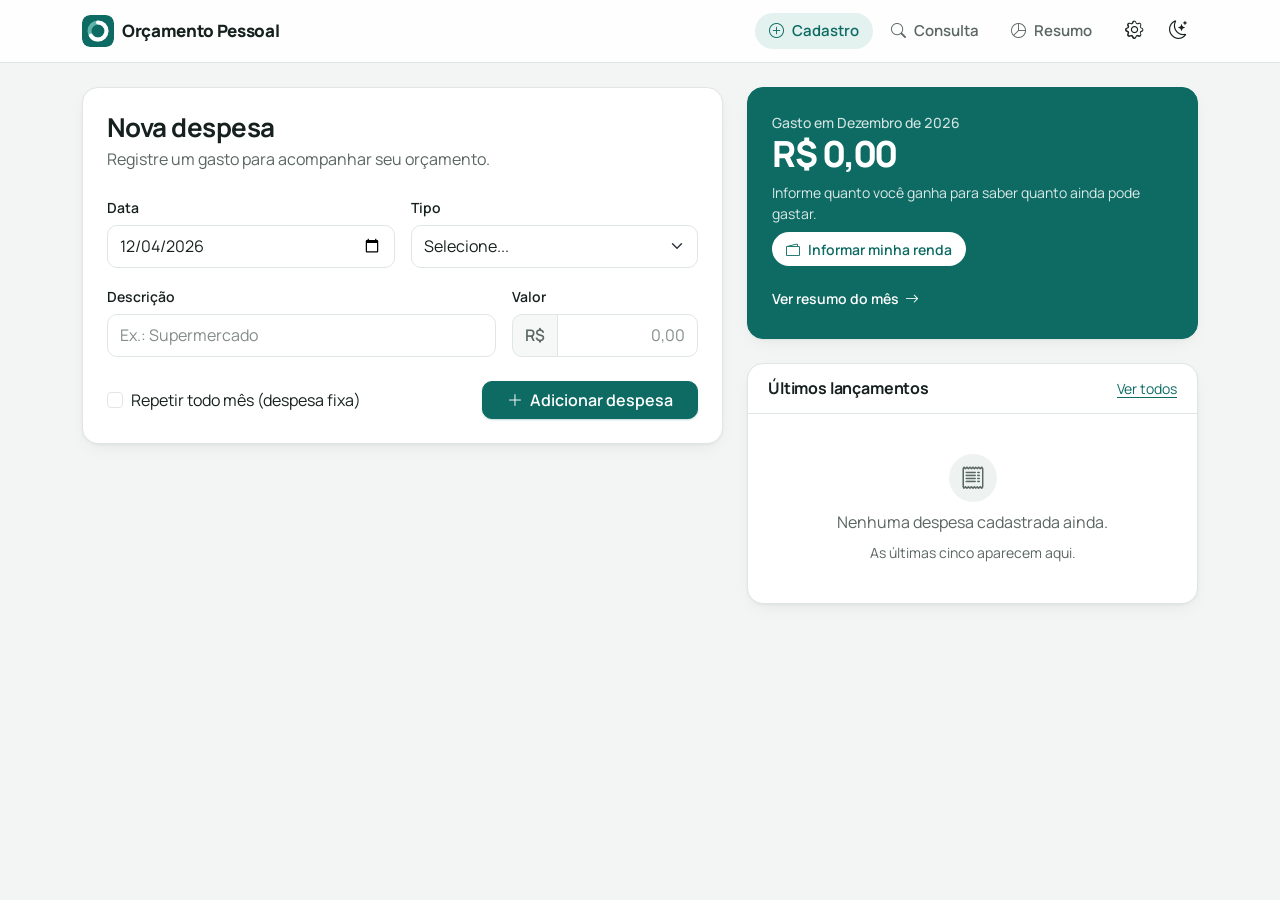
<file: index.html>
<!DOCTYPE html>
<html lang="pt-BR">

<head>
    <meta charset="utf-8">
    <meta name="viewport" content="width=device-width, initial-scale=1">
    <title>Orçamento Pessoal · Cadastro</title>

    <link rel="icon" type="image/svg+xml" href="logo.svg">
    <meta name="color-scheme" content="light dark">
    <script>
        (function () {
            var mq = matchMedia('(prefers-color-scheme: dark)');
            function salvo() { try { return localStorage.getItem('orcamento.tema'); } catch (e) { return null; } }
            function aplicar() {
                var tema = salvo() || (mq.matches ? 'dark' : 'light');
                document.documentElement.setAttribute('data-bs-theme', tema);
            }
            aplicar();
            mq.addEventListener('change', aplicar);
        })();
    </script>

    <link rel="preconnect" href="https://fonts.googleapis.com">
    <link rel="preconnect" href="https://fonts.gstatic.com" crossorigin>
    <link rel="stylesheet" href="https://fonts.googleapis.com/css2?family=Manrope:wght@400;500;600;700;800&display=swap">
    <link rel="stylesheet" href="https://cdn.jsdelivr.net/npm/bootstrap@5.3.3/dist/css/bootstrap.min.css">
    <link rel="stylesheet" href="https://cdn.jsdelivr.net/npm/bootstrap-icons@1.11.3/font/bootstrap-icons.min.css">
    <link rel="stylesheet" href="style.css">
</head>

<body data-pagina="cadastro">

    <nav class="navbar navbar-expand-md app-nav sticky-top mb-4">
        <div class="container">
            <a class="navbar-brand d-flex align-items-center gap-2" href="index.html">
                <img src="logo.svg" width="32" height="32" alt="">
                Orçamento Pessoal
            </a>
            <button type="button" class="btn-tema order-md-last ms-auto me-1 ms-md-2 me-md-0" id="btnConfig" data-abrir-config
                aria-label="Configurações" title="Configurações">
                <i class="bi bi-gear" aria-hidden="true"></i>
            </button>
            <button type="button" class="btn-tema order-md-last me-1 ms-md-1 me-md-0" id="btnTema"
                aria-label="Mudar para o tema escuro" title="Mudar para o tema escuro">
                <i class="bi bi-moon-stars" aria-hidden="true"></i>
            </button>
            <button class="navbar-toggler" type="button" data-bs-toggle="collapse" data-bs-target="#menu"
                aria-controls="menu" aria-expanded="false" aria-label="Abrir menu">
                <span class="hamburguer" aria-hidden="true"><span></span><span></span><span></span></span>
            </button>
            <div class="collapse navbar-collapse" id="menu">
                <ul class="navbar-nav ms-auto">
                    <li class="nav-item"><a class="nav-link active" aria-current="page" href="index.html"><i class="bi bi-plus-circle"></i> Cadastro</a></li>
                    <li class="nav-item"><a class="nav-link" href="consulta.html"><i class="bi bi-search"></i> Consulta</a></li>
                    <li class="nav-item"><a class="nav-link" href="resumo.html"><i class="bi bi-pie-chart"></i> Resumo</a></li>
                </ul>
            </div>
        </div>
    </nav>

    <main class="container pb-5">
        <div class="row g-4">
            <section class="col-lg-7">
                <div class="card">
                    <div class="card-body p-4">
                        <h1 class="pagina-titulo">Nova despesa</h1>
                        <p class="pagina-sub mb-4">Registre um gasto para acompanhar seu orçamento.</p>

                        <form id="formCadastro" novalidate>
                            <div class="row g-3">
                                <div class="col-sm-6">
                                    <label for="data" class="form-label">Data</label>
                                    <input type="date" class="form-control" id="data" required>
                                    <div class="invalid-feedback" id="dataErro"></div>
                                </div>
                                <div class="col-sm-6">
                                    <label for="tipo" class="form-label">Tipo</label>
                                    <select class="form-select" id="tipo" required></select>
                                    <div class="invalid-feedback" id="tipoErro"></div>
                                </div>
                                <div class="col-sm-8">
                                    <label for="descricao" class="form-label">Descrição</label>
                                    <input type="text" class="form-control" id="descricao" maxlength="100"
                                        placeholder="Ex.: Supermercado" autocomplete="off" required>
                                    <div class="invalid-feedback" id="descricaoErro"></div>
                                </div>
                                <div class="col-sm-4">
                                    <label for="valor" class="form-label">Valor</label>
                                    <div class="input-group has-validation">
                                        <span class="input-group-text simbolo-moeda"></span>
                                        <input type="text" inputmode="decimal" class="form-control text-end" id="valor"
                                            data-placeholder-valor autocomplete="off" required>
                                        <div class="invalid-feedback" id="valorErro"></div>
                                    </div>
                                </div>
                            </div>

                            <div class="d-flex justify-content-between flex-wrap gap-3 align-items-center mt-4">
                                <div class="form-check mb-0">
                                    <input class="form-check-input" type="checkbox" id="fixa">
                                    <label class="form-check-label" for="fixa">Repetir todo mês (despesa fixa)</label>
                                </div>
                                <button type="submit" class="btn btn-primary px-4">
                                    <i class="bi bi-plus-lg"></i> Adicionar despesa
                                </button>
                            </div>
                        </form>
                    </div>
                </div>
            </section>

            <aside class="col-lg-5">
                <div class="card card-destaque mb-4">
                    <div class="card-body p-4">
                        <div class="rotulo">Gasto em <span id="nomeMesAtual"></span></div>
                        <div class="valor-destaque mb-2" id="totalMesAtual"></div>
                        <div id="disponivelMesAtual" class="mb-3"></div>
                        <a href="resumo.html">Ver resumo do mês <i class="bi bi-arrow-right"></i></a>
                    </div>
                </div>

                <div class="card">
                    <div class="card-header d-flex justify-content-between align-items-center">
                        <h2 class="card-titulo">Últimos lançamentos</h2>
                        <a href="consulta.html" class="small">Ver todos</a>
                    </div>
                    <ul class="list-group list-group-flush" id="ultimasDespesas"></ul>
                </div>
            </aside>
        </div>
    </main>

    <script src="https://cdn.jsdelivr.net/npm/bootstrap@5.3.3/dist/js/bootstrap.bundle.min.js"></script>
    <script src="app.js"></script>
</body>

</html>
</file>
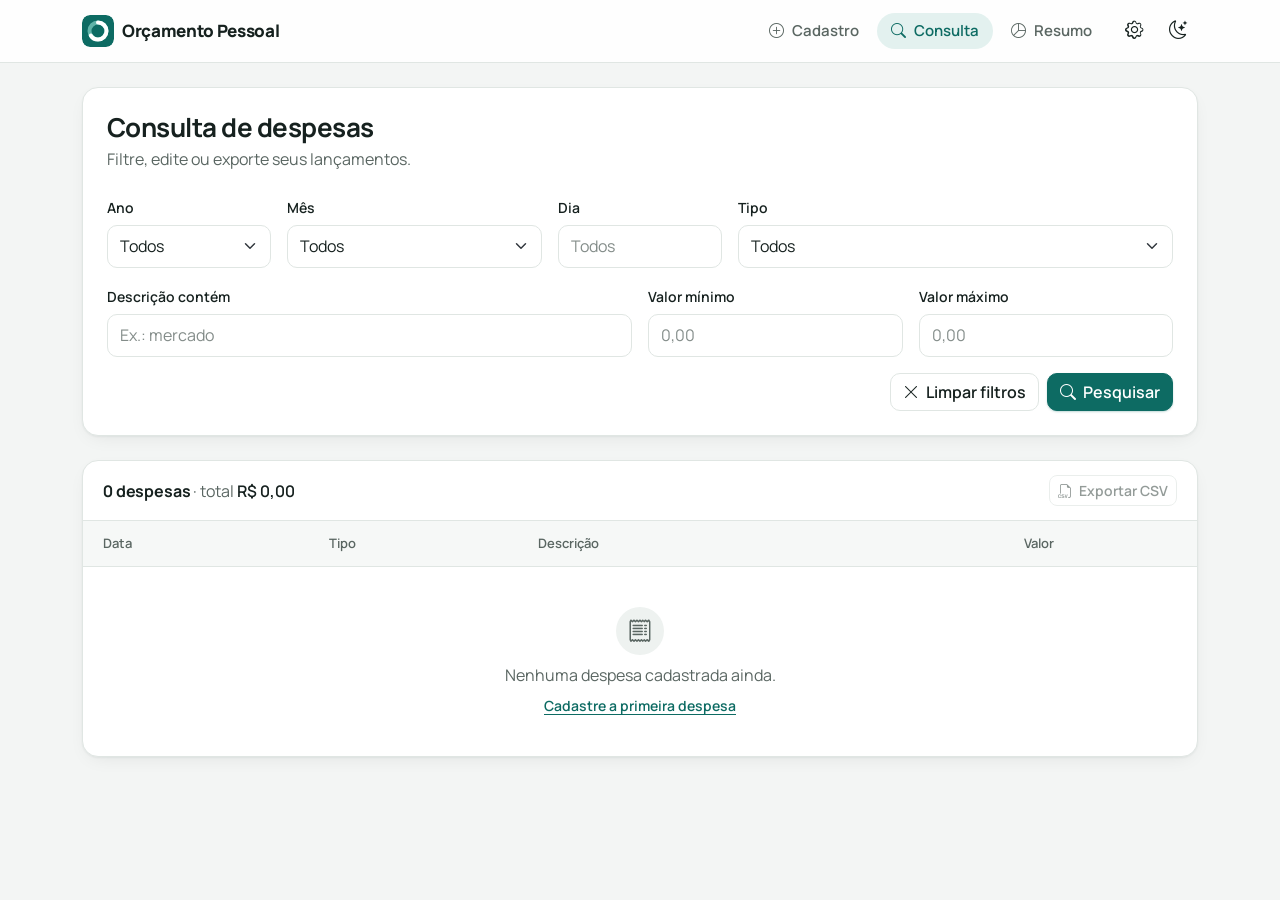
<file: consulta.html>
<!DOCTYPE html>
<html lang="pt-BR">

<head>
    <meta charset="utf-8">
    <meta name="viewport" content="width=device-width, initial-scale=1">
    <title>Orçamento Pessoal · Consulta</title>

    <link rel="icon" type="image/svg+xml" href="logo.svg">
    <meta name="color-scheme" content="light dark">
    <script>
        (function () {
            var mq = matchMedia('(prefers-color-scheme: dark)');
            function salvo() { try { return localStorage.getItem('orcamento.tema'); } catch (e) { return null; } }
            function aplicar() {
                var tema = salvo() || (mq.matches ? 'dark' : 'light');
                document.documentElement.setAttribute('data-bs-theme', tema);
            }
            aplicar();
            mq.addEventListener('change', aplicar);
        })();
    </script>

    <link rel="preconnect" href="https://fonts.googleapis.com">
    <link rel="preconnect" href="https://fonts.gstatic.com" crossorigin>
    <link rel="stylesheet" href="https://fonts.googleapis.com/css2?family=Manrope:wght@400;500;600;700;800&display=swap">
    <link rel="stylesheet" href="https://cdn.jsdelivr.net/npm/bootstrap@5.3.3/dist/css/bootstrap.min.css">
    <link rel="stylesheet" href="https://cdn.jsdelivr.net/npm/bootstrap-icons@1.11.3/font/bootstrap-icons.min.css">
    <link rel="stylesheet" href="style.css">
</head>

<body data-pagina="consulta">

    <nav class="navbar navbar-expand-md app-nav sticky-top mb-4">
        <div class="container">
            <a class="navbar-brand d-flex align-items-center gap-2" href="index.html">
                <img src="logo.svg" width="32" height="32" alt="">
                Orçamento Pessoal
            </a>
            <button type="button" class="btn-tema order-md-last ms-auto me-1 ms-md-2 me-md-0" id="btnConfig" data-abrir-config
                aria-label="Configurações" title="Configurações">
                <i class="bi bi-gear" aria-hidden="true"></i>
            </button>
            <button type="button" class="btn-tema order-md-last me-1 ms-md-1 me-md-0" id="btnTema"
                aria-label="Mudar para o tema escuro" title="Mudar para o tema escuro">
                <i class="bi bi-moon-stars" aria-hidden="true"></i>
            </button>
            <button class="navbar-toggler" type="button" data-bs-toggle="collapse" data-bs-target="#menu"
                aria-controls="menu" aria-expanded="false" aria-label="Abrir menu">
                <span class="hamburguer" aria-hidden="true"><span></span><span></span><span></span></span>
            </button>
            <div class="collapse navbar-collapse" id="menu">
                <ul class="navbar-nav ms-auto">
                    <li class="nav-item"><a class="nav-link" href="index.html"><i class="bi bi-plus-circle"></i> Cadastro</a></li>
                    <li class="nav-item"><a class="nav-link active" aria-current="page" href="consulta.html"><i class="bi bi-search"></i> Consulta</a></li>
                    <li class="nav-item"><a class="nav-link" href="resumo.html"><i class="bi bi-pie-chart"></i> Resumo</a></li>
                </ul>
            </div>
        </div>
    </nav>

    <main class="container pb-5">
        <div class="card mb-4">
            <div class="card-body p-4">
                <h1 class="pagina-titulo">Consulta de despesas</h1>
                <p class="pagina-sub mb-4">Filtre, edite ou exporte seus lançamentos.</p>

                <form id="formFiltros">
                    <div class="row g-3">
                        <div class="col-6 col-md-2">
                            <label for="ano" class="form-label">Ano</label>
                            <select class="form-select" id="ano"></select>
                        </div>
                        <div class="col-6 col-md-3">
                            <label for="mes" class="form-label">Mês</label>
                            <select class="form-select" id="mes"></select>
                        </div>
                        <div class="col-4 col-md-2">
                            <label for="dia" class="form-label">Dia</label>
                            <input type="number" class="form-control" id="dia" min="1" max="31" placeholder="Todos">
                        </div>
                        <div class="col-8 col-md-5">
                            <label for="tipo" class="form-label">Tipo</label>
                            <select class="form-select" id="tipo"></select>
                        </div>
                        <div class="col-md-6">
                            <label for="descricao" class="form-label">Descrição contém</label>
                            <input type="search" class="form-control" id="descricao" placeholder="Ex.: mercado">
                        </div>
                        <div class="col-6 col-md-3">
                            <label for="valorMin" class="form-label">Valor mínimo</label>
                            <input type="text" inputmode="decimal" class="form-control" id="valorMin" data-placeholder-valor>
                        </div>
                        <div class="col-6 col-md-3">
                            <label for="valorMax" class="form-label">Valor máximo</label>
                            <input type="text" inputmode="decimal" class="form-control" id="valorMax" data-placeholder-valor>
                        </div>
                    </div>
                    <div class="d-flex flex-wrap gap-2 justify-content-end mt-3">
                        <button type="button" class="btn btn-outline-secondary" id="btnLimpar">
                            <i class="bi bi-x-lg"></i> Limpar filtros
                        </button>
                        <button type="submit" class="btn btn-primary">
                            <i class="bi bi-search"></i> Pesquisar
                        </button>
                    </div>
                </form>
            </div>
        </div>

        <div class="card">
            <div class="card-header d-flex flex-wrap gap-2 justify-content-between align-items-center">
                <div>
                    <span class="card-titulo" id="qtdFiltrada">0 despesas</span>
                    <span class="text-body-secondary">· total</span>
                    <span class="fw-semibold" id="totalFiltrado"></span>
                </div>
                <button type="button" class="btn btn-sm btn-suave" id="btnExportar">
                    <i class="bi bi-filetype-csv"></i> Exportar CSV
                </button>
            </div>
            <div class="table-responsive">
                <table class="table table-hover align-middle mb-0">
                    <thead>
                        <tr>
                            <th scope="col">Data</th>
                            <th scope="col">Tipo</th>
                            <th scope="col">Descrição</th>
                            <th scope="col" class="text-end">Valor</th>
                            <th scope="col" class="text-end"><span class="visually-hidden">Ações</span></th>
                        </tr>
                    </thead>
                    <tbody id="listaDespesas"></tbody>
                </table>
            </div>
            <div class="estado-vazio d-none" id="semResultados"></div>
        </div>
    </main>

    <!-- Modal de edição -->
    <div class="modal fade" id="modalEdicao" tabindex="-1" aria-labelledby="tituloEdicao" aria-hidden="true">
        <div class="modal-dialog modal-dialog-centered">
            <form class="modal-content" id="formEdicao" novalidate>
                <div class="modal-header">
                    <h2 class="modal-title fs-5" id="tituloEdicao">Editar despesa</h2>
                    <button type="button" class="btn-close" data-bs-dismiss="modal" aria-label="Fechar"></button>
                </div>
                <div class="modal-body">
                    <div class="row g-3">
                        <div class="col-sm-6">
                            <label for="editData" class="form-label">Data</label>
                            <input type="date" class="form-control" id="editData">
                            <div class="invalid-feedback" id="editDataErro"></div>
                        </div>
                        <div class="col-sm-6">
                            <label for="editTipo" class="form-label">Tipo</label>
                            <select class="form-select" id="editTipo"></select>
                            <div class="invalid-feedback" id="editTipoErro"></div>
                        </div>
                        <div class="col-12">
                            <label for="editDescricao" class="form-label">Descrição</label>
                            <input type="text" class="form-control" id="editDescricao" maxlength="100">
                            <div class="invalid-feedback" id="editDescricaoErro"></div>
                        </div>
                        <div class="col-sm-6">
                            <label for="editValor" class="form-label">Valor</label>
                            <div class="input-group has-validation">
                                <span class="input-group-text simbolo-moeda"></span>
                                <input type="text" inputmode="decimal" class="form-control text-end" id="editValor">
                                <div class="invalid-feedback" id="editValorErro"></div>
                            </div>
                        </div>
                    </div>
                </div>
                <div class="modal-footer">
                    <button type="button" class="btn btn-outline-secondary" data-bs-dismiss="modal">Cancelar</button>
                    <button type="submit" class="btn btn-primary">Salvar alterações</button>
                </div>
            </form>
        </div>
    </div>

    <!-- Modal de confirmação de exclusão -->
    <div class="modal fade" id="modalExclusao" tabindex="-1" aria-labelledby="tituloExclusao" aria-hidden="true">
        <div class="modal-dialog modal-dialog-centered">
            <div class="modal-content">
                <div class="modal-header">
                    <h2 class="modal-title fs-5" id="tituloExclusao">Excluir despesa</h2>
                    <button type="button" class="btn-close" data-bs-dismiss="modal" aria-label="Fechar"></button>
                </div>
                <div class="modal-body" id="textoExclusao"></div>
                <div class="modal-footer">
                    <button type="button" class="btn btn-outline-secondary" data-bs-dismiss="modal">Cancelar</button>
                    <button type="button" class="btn btn-danger" id="btnConfirmarExclusao">Excluir</button>
                </div>
            </div>
        </div>
    </div>

    <script src="https://cdn.jsdelivr.net/npm/bootstrap@5.3.3/dist/js/bootstrap.bundle.min.js"></script>
    <script src="app.js"></script>
</body>

</html>
</file>
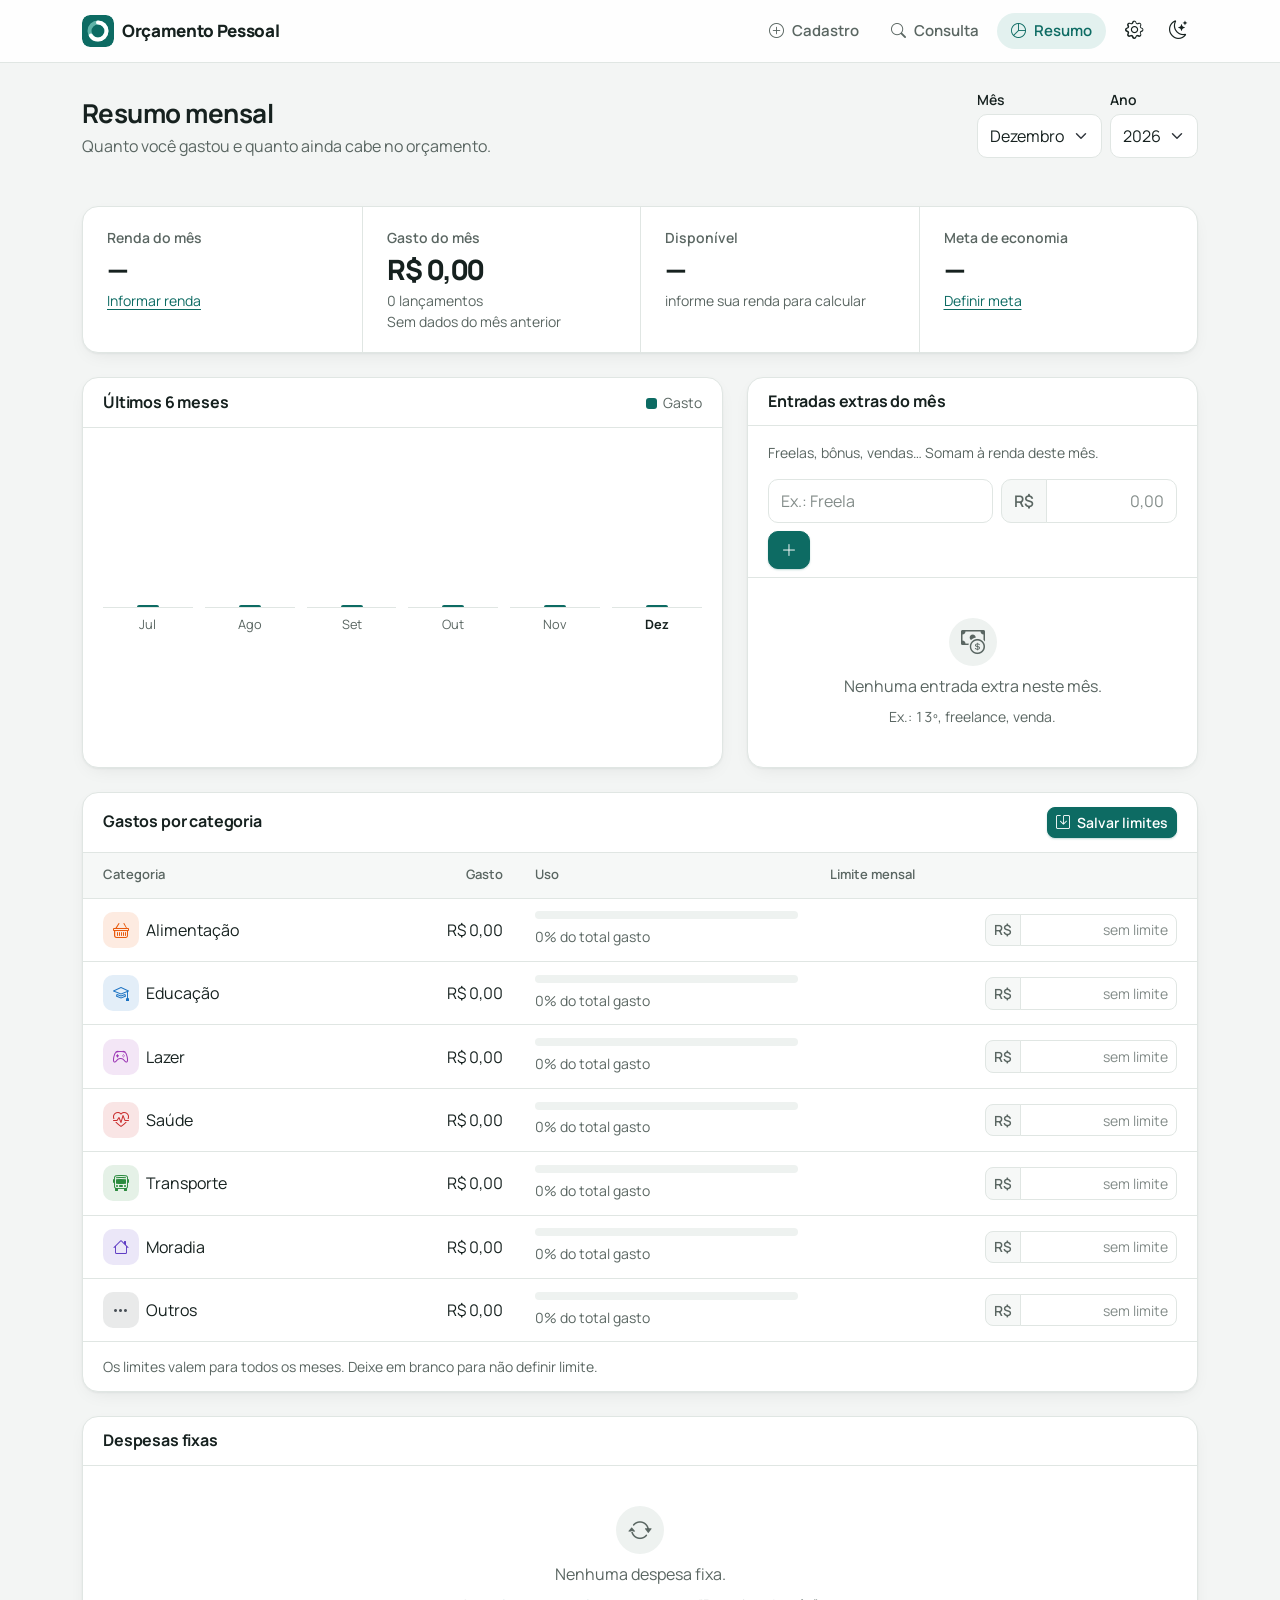
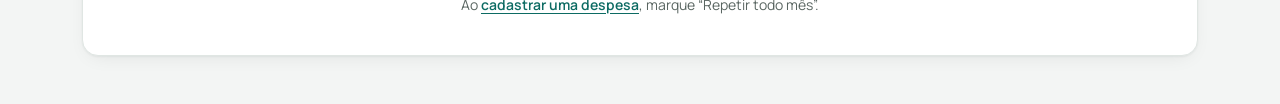
<file: resumo.html>
<!DOCTYPE html>
<html lang="pt-BR">

<head>
    <meta charset="utf-8">
    <meta name="viewport" content="width=device-width, initial-scale=1">
    <title>Orçamento Pessoal · Resumo</title>

    <link rel="icon" type="image/svg+xml" href="logo.svg">
    <meta name="color-scheme" content="light dark">
    <script>
        (function () {
            var mq = matchMedia('(prefers-color-scheme: dark)');
            function salvo() { try { return localStorage.getItem('orcamento.tema'); } catch (e) { return null; } }
            function aplicar() {
                var tema = salvo() || (mq.matches ? 'dark' : 'light');
                document.documentElement.setAttribute('data-bs-theme', tema);
            }
            aplicar();
            mq.addEventListener('change', aplicar);
        })();
    </script>

    <link rel="preconnect" href="https://fonts.googleapis.com">
    <link rel="preconnect" href="https://fonts.gstatic.com" crossorigin>
    <link rel="stylesheet" href="https://fonts.googleapis.com/css2?family=Manrope:wght@400;500;600;700;800&display=swap">
    <link rel="stylesheet" href="https://cdn.jsdelivr.net/npm/bootstrap@5.3.3/dist/css/bootstrap.min.css">
    <link rel="stylesheet" href="https://cdn.jsdelivr.net/npm/bootstrap-icons@1.11.3/font/bootstrap-icons.min.css">
    <link rel="stylesheet" href="style.css">
</head>

<body data-pagina="resumo">

    <nav class="navbar navbar-expand-md app-nav sticky-top mb-4">
        <div class="container">
            <a class="navbar-brand d-flex align-items-center gap-2" href="index.html">
                <img src="logo.svg" width="32" height="32" alt="">
                Orçamento Pessoal
            </a>
            <button type="button" class="btn-tema order-md-last ms-auto me-1 ms-md-2 me-md-0" id="btnConfig" data-abrir-config
                aria-label="Configurações" title="Configurações">
                <i class="bi bi-gear" aria-hidden="true"></i>
            </button>
            <button type="button" class="btn-tema order-md-last me-1 ms-md-1 me-md-0" id="btnTema"
                aria-label="Mudar para o tema escuro" title="Mudar para o tema escuro">
                <i class="bi bi-moon-stars" aria-hidden="true"></i>
            </button>
            <button class="navbar-toggler" type="button" data-bs-toggle="collapse" data-bs-target="#menu"
                aria-controls="menu" aria-expanded="false" aria-label="Abrir menu">
                <span class="hamburguer" aria-hidden="true"><span></span><span></span><span></span></span>
            </button>
            <div class="collapse navbar-collapse" id="menu">
                <ul class="navbar-nav ms-auto">
                    <li class="nav-item"><a class="nav-link" href="index.html"><i class="bi bi-plus-circle"></i> Cadastro</a></li>
                    <li class="nav-item"><a class="nav-link" href="consulta.html"><i class="bi bi-search"></i> Consulta</a></li>
                    <li class="nav-item"><a class="nav-link active" aria-current="page" href="resumo.html"><i class="bi bi-pie-chart"></i> Resumo</a></li>
                </ul>
            </div>
        </div>
    </nav>

    <main class="container pb-5">
        <div class="d-flex flex-wrap gap-3 justify-content-between align-items-end mb-4">
            <div>
                <h1 class="pagina-titulo">Resumo mensal</h1>
                <p class="pagina-sub">Quanto você gastou e quanto ainda cabe no orçamento.</p>
            </div>
            <div class="d-flex gap-2">
                <div>
                    <label for="resumoMes" class="form-label small mb-1">Mês</label>
                    <select class="form-select" id="resumoMes"></select>
                </div>
                <div>
                    <label for="resumoAno" class="form-label small mb-1">Ano</label>
                    <select class="form-select" id="resumoAno"></select>
                </div>
            </div>
        </div>

        <div id="alertas" class="d-grid gap-2 mb-4" aria-live="polite"></div>

        <div class="card mb-4">
            <div class="row g-0">
                <div class="col-6 col-lg-3 indicador">
                    <div class="rotulo">Renda do mês</div>
                    <div class="numero" id="cardRenda">—</div>
                    <div class="small text-body-secondary" id="cardRendaInfo"></div>
                </div>
                <div class="col-6 col-lg-3 indicador">
                    <div class="rotulo">Gasto do mês</div>
                    <div class="numero" id="cardGasto"></div>
                    <div class="small text-body-secondary" id="cardQtd"></div>
                    <div id="cardComparacao"></div>
                </div>
                <div class="col-6 col-lg-3 indicador">
                    <div class="rotulo">Disponível</div>
                    <div class="numero" id="cardDisponivel">—</div>
                    <div class="small text-body-secondary" id="cardDisponivelInfo"></div>
                </div>
                <div class="col-6 col-lg-3 indicador">
                    <div class="rotulo">Meta de economia</div>
                    <div class="numero" id="cardMeta">—</div>
                    <div class="small text-body-secondary" id="cardMetaInfo"></div>
                </div>
            </div>
            <div id="blocoRenda" class="bloco-renda d-none"></div>
        </div>

        <div class="row g-4 mb-4">
            <div class="col-lg-7">
                <div class="card h-100">
                    <div class="card-header d-flex flex-wrap gap-2 justify-content-between align-items-center">
                        <h2 class="card-titulo">Últimos 6 meses</h2>
                        <div class="grafico-legenda small">
                            <span><i class="ponto gasto"></i> Gasto</span>
                            <span id="graficoLegendaRenda" class="d-none"><i class="ponto renda"></i> Renda</span>
                        </div>
                    </div>
                    <div class="card-body">
                        <div class="grafico" id="grafico" aria-hidden="true"></div>
                        <p class="visually-hidden" id="graficoDescricao"></p>
                    </div>
                </div>
            </div>
            <div class="col-lg-5">
                <div class="card h-100">
                    <div class="card-header">
                        <h2 class="card-titulo">Entradas extras do mês</h2>
                    </div>
                    <div class="card-body pb-2">
                        <p class="small text-body-secondary mb-3">Freelas, bônus, vendas… Somam à renda deste mês.</p>
                        <form id="formReceita" class="d-flex flex-wrap gap-2" novalidate>
                            <label for="receitaDescricao" class="visually-hidden">Descrição da entrada</label>
                            <input type="text" class="form-control flex-grow-1 w-auto" id="receitaDescricao" maxlength="60"
                                placeholder="Ex.: Freela" autocomplete="off" required>
                            <div class="input-group w-auto flex-grow-1" style="max-width: 11rem">
                                <span class="input-group-text simbolo-moeda"></span>
                                <label for="receitaValor" class="visually-hidden">Valor da entrada</label>
                                <input type="text" inputmode="decimal" class="form-control text-end" id="receitaValor"
                                    data-placeholder-valor autocomplete="off" required>
                            </div>
                            <button type="submit" class="btn btn-primary" aria-label="Adicionar entrada">
                                <i class="bi bi-plus-lg"></i>
                            </button>
                        </form>
                    </div>
                    <ul class="list-group list-group-flush" id="listaReceitas"></ul>
                </div>
            </div>
        </div>

        <div class="card">
            <div class="card-header d-flex flex-wrap gap-2 justify-content-between align-items-center">
                <h2 class="card-titulo">Gastos por categoria</h2>
                <button type="button" class="btn btn-sm btn-primary" id="btnSalvarLimites">
                    <i class="bi bi-save"></i> Salvar limites
                </button>
            </div>
            <div class="table-responsive">
                <table class="table align-middle mb-0">
                    <thead>
                        <tr>
                            <th scope="col">Categoria</th>
                            <th scope="col" class="text-end">Gasto</th>
                            <th scope="col">Uso</th>
                            <th scope="col">Limite mensal</th>
                        </tr>
                    </thead>
                    <tbody id="tabelaCategorias"></tbody>
                </table>
            </div>
            <div class="card-footer small text-body-secondary" id="resumoLimites">
                Os limites valem para todos os meses. Deixe em branco para não definir limite.
            </div>
        </div>

        <div class="card mt-4">
            <div class="card-header d-flex flex-wrap gap-2 justify-content-between align-items-center">
                <h2 class="card-titulo">Despesas fixas</h2>
                <span class="small text-body-secondary" id="totalFixas"></span>
            </div>
            <ul class="list-group list-group-flush" id="listaFixas"></ul>
        </div>
    </main>

    <script src="https://cdn.jsdelivr.net/npm/bootstrap@5.3.3/dist/js/bootstrap.bundle.min.js"></script>
    <script src="app.js"></script>
</body>

</html>
</file>
<file: style.css>
/* =====================================================================
   Orçamento Pessoal: tema visual
   Sobrescreve as variáveis do Bootstrap 5.3 com uma paleta própria
   (verde-petróleo sobre neutros frios), com modo claro e escuro.
   ===================================================================== */

:root,
[data-bs-theme="light"] {
    --app-bg: #f3f5f4;
    --app-surface: #ffffff;
    --app-ink: #16211f;
    --app-muted: #5a6662;
    --app-border: #e0e6e3;
    --app-primary: #0d6b63;
    --app-primary-hover: #0a5751;
    --app-primary-rgb: 13, 107, 99;
    --app-on-primary: #ffffff;
    --app-primary-soft: #e3f1ef;
    --app-success: #1d7a48;
    --app-success-rgb: 29, 122, 72;
    --app-danger: #c0362e;
    --app-danger-rgb: 192, 54, 46;
    --app-warning: #c98200;
    --app-warning-rgb: 201, 130, 0;
    --app-shadow: 0 1px 2px rgba(18, 33, 30, .05), 0 6px 20px -8px rgba(18, 33, 30, .10);
    --app-shadow-hover: 0 2px 4px rgba(18, 33, 30, .06), 0 12px 28px -10px rgba(18, 33, 30, .16);

    --bs-body-bg: var(--app-surface);
    --bs-body-bg-rgb: 255, 255, 255;
    --bs-secondary-bg: #eef2f0;
    --bs-tertiary-bg: #f6f8f7;
    --bs-tertiary-bg-rgb: 246, 248, 247;
}

[data-bs-theme="dark"] {
    --app-bg: #0e1413;
    --app-surface: #161e1d;
    --app-ink: #e4ebe9;
    --app-muted: #9aa7a3;
    --app-border: #263130;
    --app-primary: #4cbcae;
    --app-primary-hover: #6fcbbf;
    --app-primary-rgb: 76, 188, 174;
    --app-on-primary: #05201c;
    --app-primary-soft: #183230;
    --app-success: #4fbf83;
    --app-success-rgb: 79, 191, 131;
    --app-danger: #f0776e;
    --app-danger-rgb: 240, 119, 110;
    --app-warning: #e8b04a;
    --app-warning-rgb: 232, 176, 74;
    --app-shadow: 0 1px 2px rgba(0, 0, 0, .3), 0 8px 24px -10px rgba(0, 0, 0, .5);
    --app-shadow-hover: 0 2px 4px rgba(0, 0, 0, .35), 0 14px 30px -10px rgba(0, 0, 0, .6);

    --bs-body-bg: var(--app-surface);
    --bs-body-bg-rgb: 22, 30, 29;
    --bs-secondary-bg: #1f2928;
    --bs-tertiary-bg: #1b2423;
    --bs-tertiary-bg-rgb: 27, 36, 35;
}

:root,
[data-bs-theme] {
    --bs-body-font-family: "Manrope", system-ui, -apple-system, "Segoe UI", Roboto, sans-serif;
    --bs-body-color: var(--app-ink);
    --bs-emphasis-color: var(--app-ink);
    --bs-heading-color: var(--app-ink);
    --bs-secondary-color: var(--app-muted);
    --bs-border-color: var(--app-border);
    --bs-border-radius: .625rem;
    --bs-border-radius-sm: .5rem;
    --bs-border-radius-lg: .875rem;

    --bs-primary: var(--app-primary);
    --bs-primary-rgb: var(--app-primary-rgb);
    --bs-success: var(--app-success);
    --bs-success-rgb: var(--app-success-rgb);
    --bs-danger: var(--app-danger);
    --bs-danger-rgb: var(--app-danger-rgb);
    --bs-warning: var(--app-warning);
    --bs-warning-rgb: var(--app-warning-rgb);
    --bs-success-text-emphasis: var(--app-success);
    --bs-danger-text-emphasis: var(--app-danger);

    --bs-link-color: var(--app-primary);
    --bs-link-color-rgb: var(--app-primary-rgb);
    --bs-link-hover-color: var(--app-primary-hover);
    --bs-link-hover-color-rgb: var(--app-primary-rgb);

    --bs-focus-ring-color: rgba(var(--app-primary-rgb), .3);
    --bs-form-invalid-color: var(--app-danger);
    --bs-form-invalid-border-color: var(--app-danger);
}

/* ---------------------------------------------------------------------
   Base
   --------------------------------------------------------------------- */

html {
    color-scheme: light;
}

[data-bs-theme="dark"] {
    color-scheme: dark;
}

body {
    background-color: var(--app-bg);
    color: var(--app-ink);
    font-variant-numeric: tabular-nums;
    -webkit-font-smoothing: antialiased;
    min-height: 100vh;
}

h1, .h1, h2, .h2, .h4 {
    font-weight: 700;
    letter-spacing: -.02em;
}

::selection {
    background-color: rgba(var(--app-primary-rgb), .22);
    color: inherit;
}

* {
    scrollbar-width: thin;
    scrollbar-color: color-mix(in srgb, var(--app-muted) 45%, transparent) transparent;
}

a {
    text-underline-offset: .2em;
}

.text-body-secondary {
    color: var(--app-muted) !important;
}

.min-w-0 {
    min-width: 0;
}

/* ---------------------------------------------------------------------
   Barra de navegação
   --------------------------------------------------------------------- */

.app-nav {
    background-color: color-mix(in srgb, var(--app-surface) 88%, transparent);
    backdrop-filter: saturate(1.4) blur(10px);
    border-bottom: 1px solid var(--app-border);
    padding-block: .625rem;
    --bs-navbar-color: var(--app-muted);
    --bs-navbar-hover-color: var(--app-ink);
    --bs-navbar-active-color: var(--app-primary);
    --bs-navbar-brand-color: var(--app-ink);
    --bs-navbar-brand-hover-color: var(--app-ink);
}

.app-nav .navbar-brand {
    font-weight: 800;
    font-size: 1.0625rem;
    letter-spacing: -.02em;
}

.app-nav .navbar-brand img {
    border-radius: 8px;
}

.app-nav .nav-link {
    display: flex;
    align-items: center;
    gap: .45rem;
    font-weight: 600;
    font-size: .9375rem;
    border-radius: 999px;
    padding: .45rem .9rem !important;
    transition: color .15s ease, background-color .15s ease;
}

.app-nav .nav-link:hover {
    background-color: var(--bs-tertiary-bg);
}

.app-nav .nav-link.active {
    background-color: var(--app-primary-soft);
}

.app-nav .navbar-nav {
    gap: .25rem;
}

/* Botão de troca de tema */
.btn-tema {
    display: inline-flex;
    align-items: center;
    justify-content: center;
    width: 40px;
    height: 40px;
    border: 0;
    border-radius: 10px;
    background: transparent;
    color: var(--app-ink);
    font-size: 1.15rem;
    transition: background-color .15s ease, color .15s ease;
}

.btn-tema:hover {
    background-color: var(--bs-tertiary-bg);
    color: var(--app-primary);
}

.btn-tema:focus-visible {
    outline: none;
    box-shadow: 0 0 0 3px var(--app-primary-soft);
}

.btn-tema.girando i {
    animation: tema-gira .45s cubic-bezier(.34, 1.56, .64, 1);
}

@keyframes tema-gira {
    from { transform: rotate(-90deg) scale(.4); opacity: 0; }
    to { transform: rotate(0) scale(1); opacity: 1; }
}

/* Botão do menu (hambúrguer) sem borda, com animação para "X" */
.app-nav .navbar-toggler {
    border: 0;
    padding: .5rem;
    border-radius: 10px;
    color: var(--app-ink);
    transition: background-color .15s ease;
}

.app-nav .navbar-toggler:hover {
    background-color: var(--bs-tertiary-bg);
}

.app-nav .navbar-toggler:focus {
    box-shadow: none;
}

.app-nav .navbar-toggler:focus-visible {
    box-shadow: 0 0 0 3px var(--app-primary-soft);
}

.hamburguer {
    position: relative;
    display: block;
    width: 22px;
    height: 16px;
}

.hamburguer span {
    position: absolute;
    left: 0;
    width: 100%;
    height: 2px;
    border-radius: 2px;
    background-color: currentColor;
    transition: transform .3s cubic-bezier(.65, 0, .35, 1), opacity .2s ease, top .3s cubic-bezier(.65, 0, .35, 1);
}

.hamburguer span:nth-child(1) { top: 0; }
.hamburguer span:nth-child(2) { top: 7px; }
.hamburguer span:nth-child(3) { top: 14px; }

.navbar-toggler[aria-expanded="true"] .hamburguer span:nth-child(1) {
    top: 7px;
    transform: rotate(45deg);
}

.navbar-toggler[aria-expanded="true"] .hamburguer span:nth-child(2) {
    opacity: 0;
    transform: scaleX(0);
}

.navbar-toggler[aria-expanded="true"] .hamburguer span:nth-child(3) {
    top: 7px;
    transform: rotate(-45deg);
}

@media (max-width: 767.98px) {
    .app-nav .navbar-nav {
        padding-top: .75rem;
    }
}

/* ---------------------------------------------------------------------
   Cabeçalho de página
   --------------------------------------------------------------------- */

.pagina-titulo {
    font-size: 1.625rem;
    margin-bottom: .25rem;
}

.pagina-sub {
    color: var(--app-muted);
    margin-bottom: 0;
}

/* ---------------------------------------------------------------------
   Cards
   --------------------------------------------------------------------- */

.card {
    --bs-card-border-color: var(--app-border);
    --bs-card-border-radius: 1rem;
    --bs-card-inner-border-radius: calc(1rem - 1px);
    --bs-card-cap-bg: transparent;
    --bs-card-cap-padding-y: .875rem;
    --bs-card-cap-padding-x: 1.25rem;
    --bs-card-spacer-x: 1.25rem;
    --bs-card-bg: var(--app-surface);
    box-shadow: var(--app-shadow);
}

.card-header {
    border-bottom-color: var(--app-border);
}

.card-titulo {
    font-weight: 700;
    font-size: 1rem;
    letter-spacing: -.01em;
    margin: 0;
}

/* Card de destaque (gasto do mês na página de cadastro) */
.card-destaque {
    --bs-card-bg: var(--app-primary);
    --bs-card-border-color: var(--app-primary);
    color: var(--app-on-primary);
}

.card-destaque .rotulo {
    opacity: .82;
    font-size: .875rem;
    font-weight: 500;
}

.card-destaque .valor-destaque {
    font-size: 2.25rem;
    font-weight: 800;
    letter-spacing: -.03em;
    line-height: 1.15;
}

.card-destaque a {
    color: inherit;
    font-weight: 600;
    font-size: .875rem;
    text-decoration: none;
    display: inline-flex;
    align-items: center;
    gap: .35rem;
    padding: .35rem .75rem;
    margin-left: -.75rem;
    border-radius: 999px;
    transition: background-color .15s ease;
}

.card-destaque a:hover {
    background-color: color-mix(in srgb, var(--app-on-primary) 14%, transparent);
}

.card-destaque a .bi {
    transition: transform .15s ease;
}

.card-destaque a:hover .bi {
    transform: translateX(2px);
}

/* Renda/disponível dentro do card de destaque */
.card-destaque .destaque-texto {
    color: inherit;
    opacity: .85;
}

.card-destaque .btn-destaque {
    background-color: var(--app-on-primary);
    color: var(--app-primary);
    border: 0;
    font-weight: 600;
    padding: .4rem .9rem;
    border-radius: 999px;
}

.card-destaque .btn-destaque:hover,
.card-destaque .btn-destaque:focus-visible {
    background-color: color-mix(in srgb, var(--app-on-primary) 88%, var(--app-primary));
    color: var(--app-primary);
}

.card-destaque .selo-disponivel {
    font-size: 1.05rem;
    font-weight: 800;
    padding: .1rem .6rem;
    border-radius: 999px;
    background-color: color-mix(in srgb, var(--app-on-primary) 16%, transparent);
    color: inherit;
}

.card-destaque .selo-disponivel.estourou {
    background-color: #c92a2a;
    color: #fff;
}

.card-destaque .progress-destaque {
    height: .5rem;
    background-color: color-mix(in srgb, var(--app-on-primary) 22%, transparent);
}

.card-destaque .progress-destaque .progress-bar {
    background-color: var(--app-on-primary);
}

.card-destaque .progress-destaque .progress-bar.atencao {
    background-color: #ffd43b;
}

.card-destaque .progress-destaque .progress-bar.estourou {
    background-color: #c92a2a;
}

/* Faixa de indicadores (resumo) */
.indicador {
    padding: 1.25rem 1.5rem;
}

.indicador .rotulo {
    color: var(--app-muted);
    font-size: .875rem;
    font-weight: 600;
}

.indicador .numero {
    font-size: 1.75rem;
    font-weight: 800;
    letter-spacing: -.03em;
    line-height: 1.25;
    margin: .25rem 0 .2rem;
}

.indicador .numero {
    overflow-wrap: anywhere;
}

/* 2 colunas no celular, 4 no desktop */
.indicador:nth-child(even) {
    border-left: 1px solid var(--app-border);
}

.indicador:nth-child(n+3) {
    border-top: 1px solid var(--app-border);
}

@media (max-width: 575.98px) {
    .indicador {
        padding: 1rem;
    }

    .indicador .numero {
        font-size: 1.3rem;
    }
}

@media (min-width: 992px) {
    .indicador + .indicador {
        border-left: 1px solid var(--app-border);
    }

    .indicador:nth-child(n+3) {
        border-top: 0;
    }
}

/* Barra de renda gasta, com marca da meta */
.bloco-renda {
    border-top: 1px solid var(--app-border);
    padding: 1rem 1.5rem 1.25rem;
}

.barra-renda {
    position: relative;
}

.barra-renda .progress {
    height: .65rem;
}

.marca-meta {
    position: absolute;
    top: -.3rem;
    bottom: -.3rem;
    width: 2px;
    margin-left: -1px;
    background: var(--app-ink);
    border-radius: 1px;
}

.legenda-meta {
    color: var(--app-muted);
}

/* Gráfico dos últimos 6 meses */
.grafico {
    display: flex;
    align-items: stretch;
    gap: .75rem;
    height: 190px;
}

.grafico-mes {
    flex: 1;
    display: flex;
    flex-direction: column;
    min-width: 0;
}

.grafico-barras {
    flex: 1;
    display: flex;
    align-items: flex-end;
    justify-content: center;
    gap: 4px;
    border-bottom: 1px solid var(--app-border);
}

.grafico .barra {
    width: min(22px, 40%);
    min-height: 2px;
    border-radius: 4px 4px 0 0;
    transition: height .4s ease;
}

.grafico .barra.renda,
.grafico-legenda .ponto.renda {
    background: var(--app-primary-soft);
    box-shadow: inset 0 0 0 1px rgba(var(--app-primary-rgb), .35);
}

.grafico .barra.gasto,
.grafico-legenda .ponto.gasto {
    background: var(--app-primary);
}

.grafico .barra.estourou {
    background: var(--app-danger);
}

.grafico-rotulo {
    text-align: center;
    font-size: .8rem;
    color: var(--app-muted);
    padding-top: .4rem;
}

.grafico-mes.atual .grafico-rotulo {
    color: var(--app-ink);
    font-weight: 700;
}

.grafico-legenda {
    display: flex;
    gap: 1rem;
    color: var(--app-muted);
}

.grafico-legenda .ponto {
    display: inline-block;
    width: .7rem;
    height: .7rem;
    border-radius: 3px;
    vertical-align: -1px;
    margin-right: .2rem;
}

@media (prefers-reduced-motion: reduce) {
    .grafico .barra {
        transition: none;
    }
}

/* ---------------------------------------------------------------------
   Formulários
   --------------------------------------------------------------------- */

.form-label {
    font-weight: 600;
    font-size: .875rem;
    margin-bottom: .4rem;
}

.form-control,
.form-select {
    border-color: var(--app-border);
    padding-block: .55rem;
    transition: border-color .15s ease, box-shadow .15s ease;
}

.form-control-sm,
.input-group-sm > .form-control {
    padding-block: .3rem;
}

.form-control:hover,
.form-select:hover {
    border-color: color-mix(in srgb, var(--app-muted) 45%, var(--app-border));
}

.form-control:focus,
.form-select:focus {
    border-color: var(--app-primary);
    box-shadow: 0 0 0 .2rem rgba(var(--app-primary-rgb), .18);
}

.form-control::placeholder {
    color: color-mix(in srgb, var(--app-muted) 75%, transparent);
}

.input-group-text {
    background-color: var(--bs-tertiary-bg);
    border-color: var(--app-border);
    color: var(--app-muted);
    font-weight: 600;
}

.form-control.is-invalid:focus,
.form-select.is-invalid:focus {
    box-shadow: 0 0 0 .2rem rgba(var(--app-danger-rgb), .18);
}

/* ---------------------------------------------------------------------
   Botões
   --------------------------------------------------------------------- */

.btn {
    font-weight: 600;
    display: inline-flex;
    align-items: center;
    justify-content: center;
    gap: .45rem;
    transition: color .15s ease, background-color .15s ease, border-color .15s ease, box-shadow .15s ease;
}

.btn-primary {
    --bs-btn-bg: var(--app-primary);
    --bs-btn-border-color: var(--app-primary);
    --bs-btn-color: var(--app-on-primary);
    --bs-btn-hover-bg: var(--app-primary-hover);
    --bs-btn-hover-border-color: var(--app-primary-hover);
    --bs-btn-hover-color: var(--app-on-primary);
    --bs-btn-active-bg: var(--app-primary-hover);
    --bs-btn-active-border-color: var(--app-primary-hover);
    --bs-btn-active-color: var(--app-on-primary);
    --bs-btn-disabled-bg: var(--app-primary);
    --bs-btn-disabled-border-color: var(--app-primary);
    --bs-btn-disabled-color: var(--app-on-primary);
    --bs-btn-focus-shadow-rgb: var(--app-primary-rgb);
    box-shadow: 0 1px 2px rgba(var(--app-primary-rgb), .25);
}

.btn-outline-secondary,
.btn-suave {
    --bs-btn-color: var(--app-ink);
    --bs-btn-bg: var(--app-surface);
    --bs-btn-border-color: var(--app-border);
    --bs-btn-hover-color: var(--app-ink);
    --bs-btn-hover-bg: var(--bs-tertiary-bg);
    --bs-btn-hover-border-color: color-mix(in srgb, var(--app-muted) 40%, var(--app-border));
    --bs-btn-active-color: var(--app-ink);
    --bs-btn-active-bg: var(--bs-secondary-bg);
    --bs-btn-active-border-color: var(--app-border);
    --bs-btn-disabled-color: var(--app-muted);
    --bs-btn-disabled-bg: var(--app-surface);
    --bs-btn-disabled-border-color: var(--app-border);
    --bs-btn-focus-shadow-rgb: var(--app-primary-rgb);
}

.btn-danger {
    --bs-btn-bg: var(--app-danger);
    --bs-btn-border-color: var(--app-danger);
    --bs-btn-color: #fff;
    --bs-btn-hover-bg: color-mix(in srgb, var(--app-danger) 85%, #000);
    --bs-btn-hover-border-color: color-mix(in srgb, var(--app-danger) 85%, #000);
    --bs-btn-hover-color: #fff;
    --bs-btn-active-bg: color-mix(in srgb, var(--app-danger) 80%, #000);
    --bs-btn-active-border-color: color-mix(in srgb, var(--app-danger) 80%, #000);
    --bs-btn-focus-shadow-rgb: var(--app-danger-rgb);
}

[data-bs-theme="dark"] .btn-danger {
    --bs-btn-color: #2a0a07;
    --bs-btn-hover-color: #2a0a07;
    --bs-btn-active-color: #2a0a07;
    --bs-btn-hover-bg: color-mix(in srgb, var(--app-danger) 85%, #fff);
    --bs-btn-hover-border-color: color-mix(in srgb, var(--app-danger) 85%, #fff);
}

/* Botões só com ícone (ações das linhas) */
.btn-icone {
    --bs-btn-padding-x: 0;
    --bs-btn-padding-y: 0;
    --bs-btn-color: var(--app-muted);
    --bs-btn-border-color: transparent;
    --bs-btn-hover-color: var(--app-ink);
    --bs-btn-hover-bg: var(--bs-secondary-bg);
    --bs-btn-hover-border-color: transparent;
    --bs-btn-active-bg: var(--bs-secondary-bg);
    --bs-btn-active-border-color: transparent;
    --bs-btn-focus-shadow-rgb: var(--app-primary-rgb);
    width: 2rem;
    height: 2rem;
    border-radius: .5rem;
}

.btn-icone.perigo {
    --bs-btn-hover-color: var(--app-danger);
    --bs-btn-hover-bg: rgba(var(--app-danger-rgb), .1);
    --bs-btn-active-bg: rgba(var(--app-danger-rgb), .16);
}

.btn:focus-visible,
.nav-link:focus-visible,
a:focus-visible {
    outline: 2px solid var(--app-primary);
    outline-offset: 2px;
    box-shadow: none;
}

/* ---------------------------------------------------------------------
   Tabelas e listas
   --------------------------------------------------------------------- */

.table {
    --bs-table-bg: transparent;
    --bs-table-color: var(--app-ink);
    --bs-table-border-color: var(--app-border);
    --bs-table-hover-bg: var(--bs-tertiary-bg);
    --bs-table-hover-color: var(--app-ink);
    margin-bottom: 0;
}

.table > :not(caption) > * > * {
    padding: .8rem 1rem;
}

.table > :not(caption) > * > *:first-child {
    padding-left: 1.25rem;
}

.table > :not(caption) > * > *:last-child {
    padding-right: 1.25rem;
}

.table thead th {
    font-size: .8125rem;
    font-weight: 600;
    color: var(--app-muted);
    background-color: var(--bs-tertiary-bg);
    white-space: nowrap;
}

.table tbody tr:last-child > * {
    border-bottom: 0;
}

.valor-celula {
    font-weight: 700;
}

td.descricao {
    min-width: 12rem;
    word-break: break-word;
}

.coluna-barra {
    min-width: 11rem;
}

.limite {
    min-width: 9rem;
    max-width: 12rem;
    margin-left: auto;
}

.list-group {
    --bs-list-group-bg: transparent;
    --bs-list-group-border-color: var(--app-border);
    --bs-list-group-item-padding-x: 1.25rem;
    --bs-list-group-item-padding-y: .8rem;
}

.lista-item-valor {
    font-weight: 700;
}

/* Estado vazio */
.estado-vazio {
    display: flex;
    flex-direction: column;
    align-items: center;
    gap: .5rem;
    text-align: center;
    color: var(--app-muted);
    padding: 2.5rem 1.25rem;
}

.estado-vazio .bi {
    font-size: 1.5rem;
    width: 3rem;
    height: 3rem;
    display: inline-flex;
    align-items: center;
    justify-content: center;
    border-radius: 50%;
    background-color: var(--bs-secondary-bg);
    color: var(--app-muted);
}

.estado-vazio a {
    font-weight: 600;
}

/* ---------------------------------------------------------------------
   Ícone de categoria
   --------------------------------------------------------------------- */

.icone-categoria {
    display: inline-flex;
    align-items: center;
    justify-content: center;
    width: 2.25rem;
    height: 2.25rem;
    flex-shrink: 0;
    border-radius: .625rem;
    color: var(--cor);
    background-color: color-mix(in srgb, var(--cor) 12%, transparent);
    font-size: 1rem;
}

[data-bs-theme="dark"] .icone-categoria {
    color: color-mix(in srgb, var(--cor) 55%, #fff);
    background-color: color-mix(in srgb, var(--cor) 24%, transparent);
}

/* ---------------------------------------------------------------------
   Barras de progresso
   --------------------------------------------------------------------- */

.progress {
    --bs-progress-height: .5rem;
    --bs-progress-bg: var(--bs-secondary-bg);
    --bs-progress-bar-bg: var(--app-primary);
    --bs-progress-border-radius: 999px;
    margin-bottom: .3rem;
}

.progress-bar {
    border-radius: 999px;
    transition: width .5s cubic-bezier(.22, 1, .36, 1);
}

/* ---------------------------------------------------------------------
   Modais e notificações
   --------------------------------------------------------------------- */

.modal {
    --bs-modal-bg: var(--app-surface);
    --bs-modal-border-color: var(--app-border);
    --bs-modal-border-radius: 1rem;
    --bs-modal-inner-border-radius: calc(1rem - 1px);
    --bs-modal-header-border-color: var(--app-border);
    --bs-modal-footer-border-color: var(--app-border);
    --bs-modal-box-shadow: 0 24px 60px -20px rgba(0, 0, 0, .35);
}

.modal-title {
    font-weight: 700;
    letter-spacing: -.01em;
}

.toast-container {
    z-index: 1090;
}

.toast {
    --bs-toast-border-radius: .75rem;
    --bs-toast-box-shadow: 0 10px 30px -12px rgba(0, 0, 0, .35);
    font-weight: 600;
}

@media (prefers-reduced-motion: reduce) {
    *,
    *::before,
    *::after {
        transition-duration: .01ms !important;
        animation-duration: .01ms !important;
    }
}
</file>
